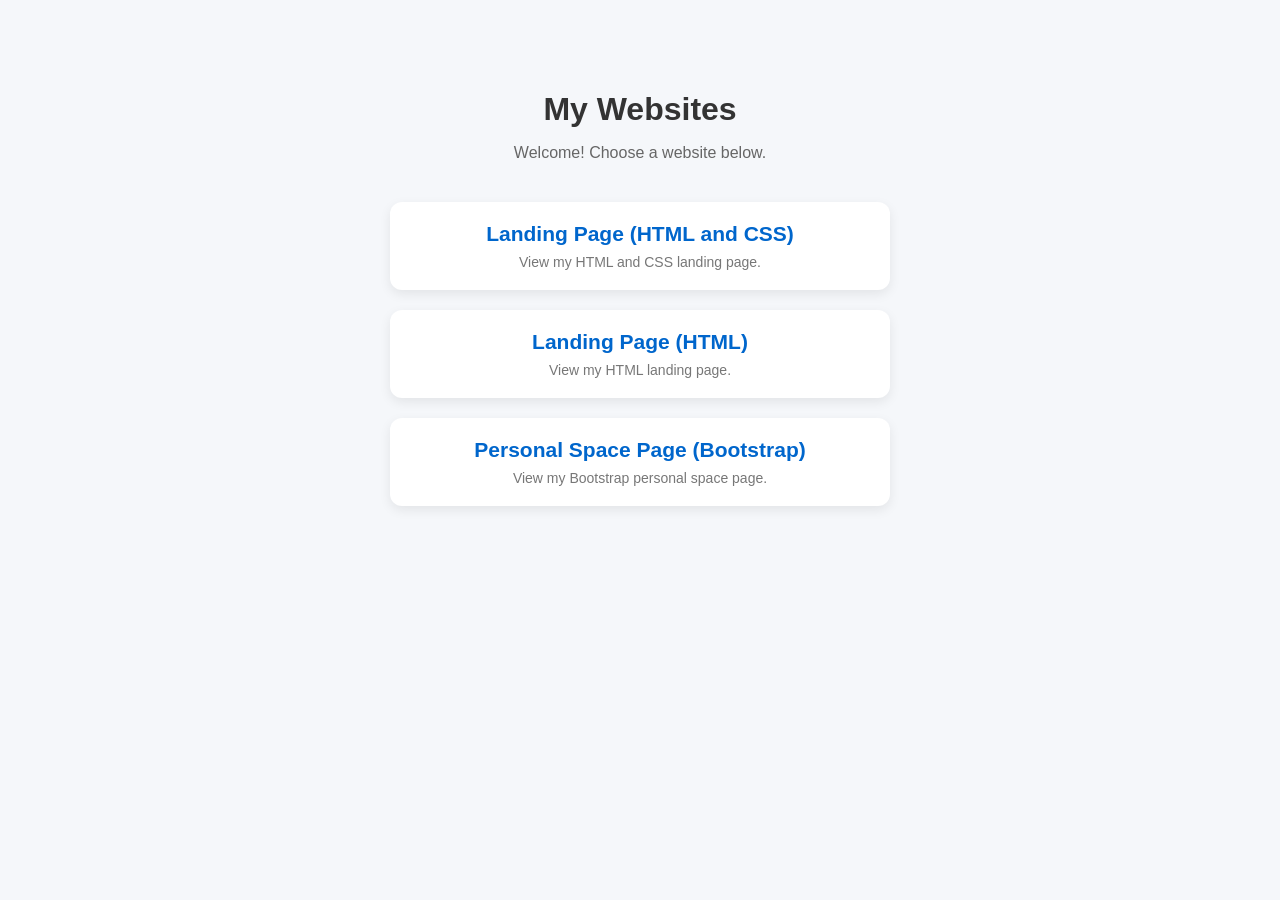
<file: index.html>
<!DOCTYPE html>
<html lang="en">
<head>
    <meta charset="UTF-8">
    <meta name="viewport" content="width=device-width, initial-scale=1.0">

    <title>My Websites</title>

    <style>
        * {
            box-sizing: border-box;
        }

        body {
            margin: 0;
            font-family: Arial, sans-serif;
            background: #f5f7fa;
            color: #333;
            text-align: center;
        }

        .container {
            max-width: 700px;
            margin: 0 auto;
            padding: 70px 20px;
        }

        h1 {
            margin-bottom: 10px;
            font-size: 32px;
        }

        p {
            color: #666;
            margin-bottom: 40px;
        }

        .website {
            display: block;
            margin: 20px auto;
            padding: 20px;
            max-width: 500px;
            background: white;
            border-radius: 12px;
            text-decoration: none;
            color: #333;
            box-shadow: 0 4px 12px rgba(0, 0, 0, 0.08);
            transition: transform 0.2s, box-shadow 0.2s;
        }

        .website:hover {
            transform: translateY(-3px);
            box-shadow: 0 7px 18px rgba(0, 0, 0, 0.15);
        }

        .website h2 {
            margin: 0 0 8px;
            font-size: 21px;
            color: #0066cc;
        }

        .website p {
            margin: 0;
            color: #777;
            font-size: 14px;
        }
    </style>
</head>

<body>

    <div class="container">

        <h1>My Websites</h1>
        <p>Welcome! Choose a website below.</p>


        <a class="website"
           href="landing%20page%20(HTML%20and%20CSS)/index.html">

            <h2>Landing Page (HTML and CSS)</h2>
            <p>View my HTML and CSS landing page.</p>

        </a>

        <a class="website"
           href="landing%20page%20(HTML)/index.html">

            <h2>Landing Page (HTML)</h2>
            <p>View my HTML landing page.</p>

        </a>

        <a class="website"
           href="personal%20space%20page%20(Bootstrap)/index.html">

            <h2>Personal Space Page (Bootstrap)</h2>
            <p>View my Bootstrap personal space page.</p>

        </a>

    </div>

</body>
</html>
</file>
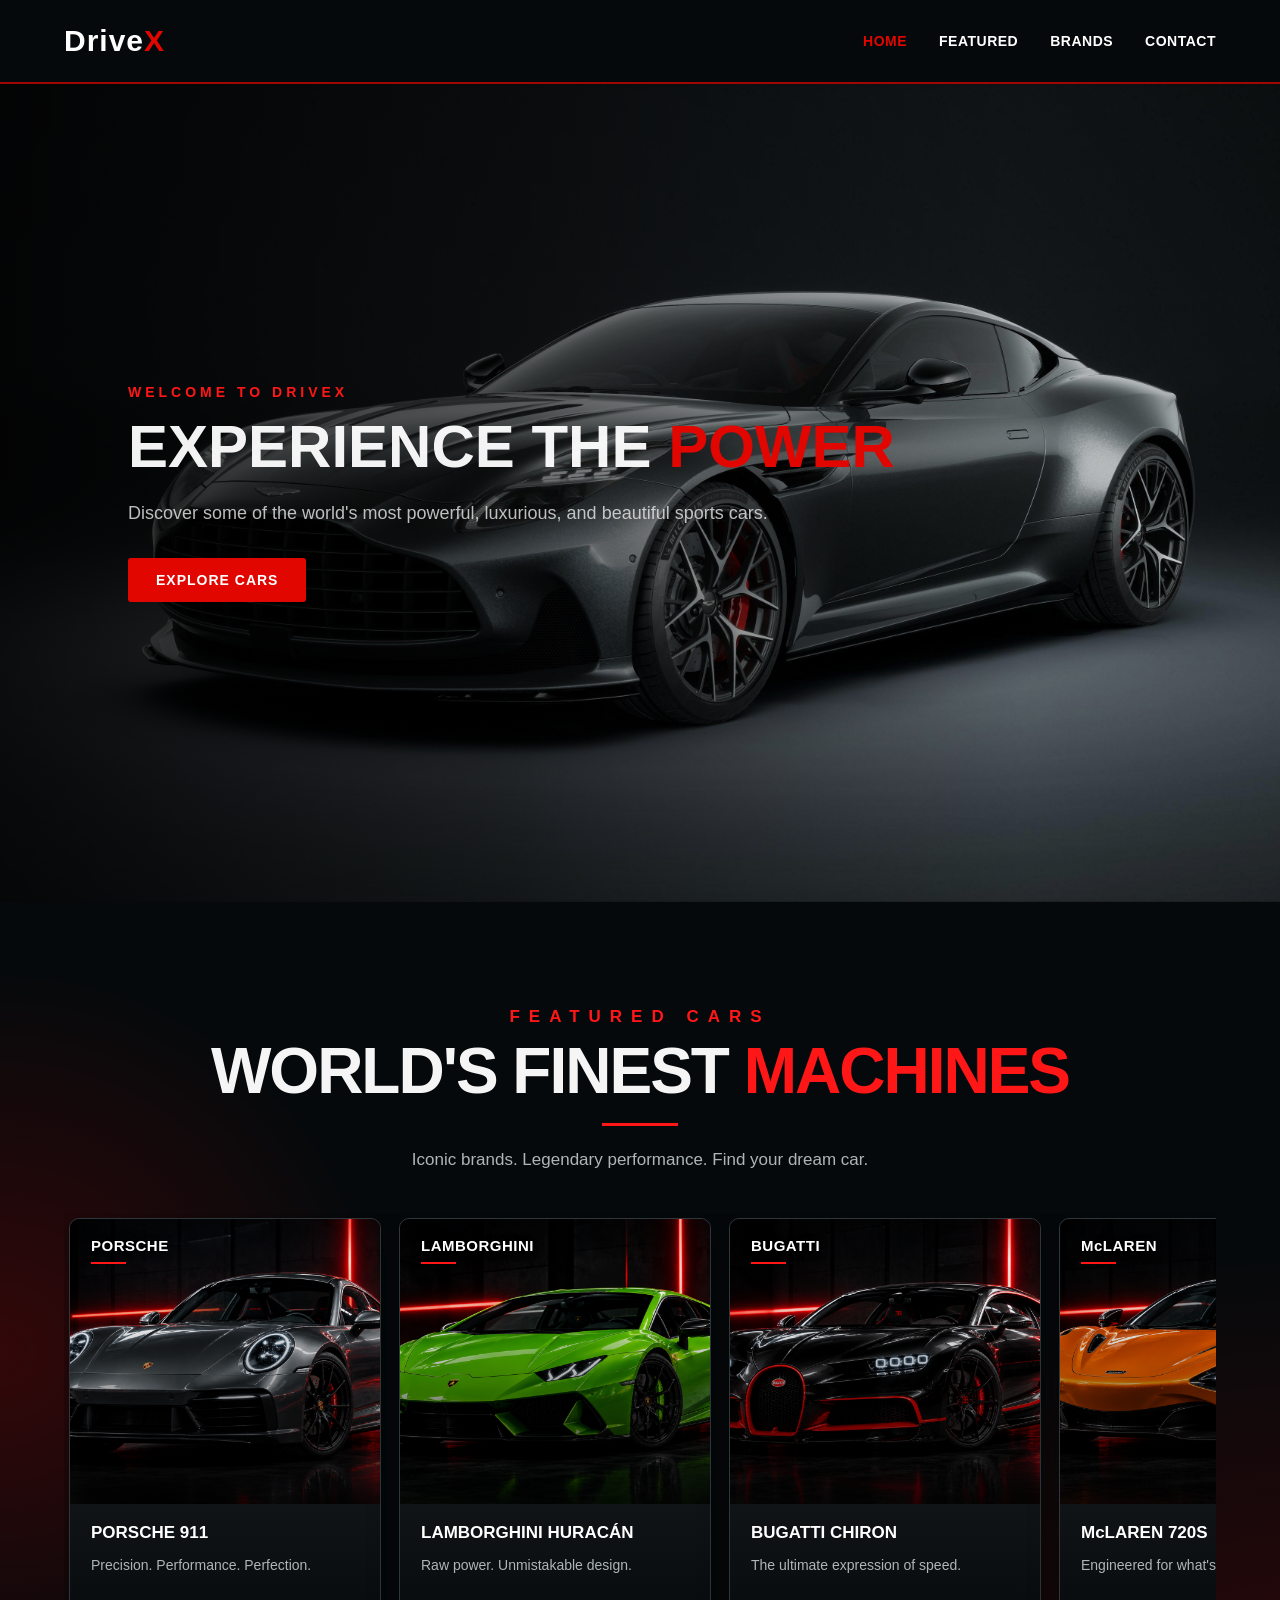
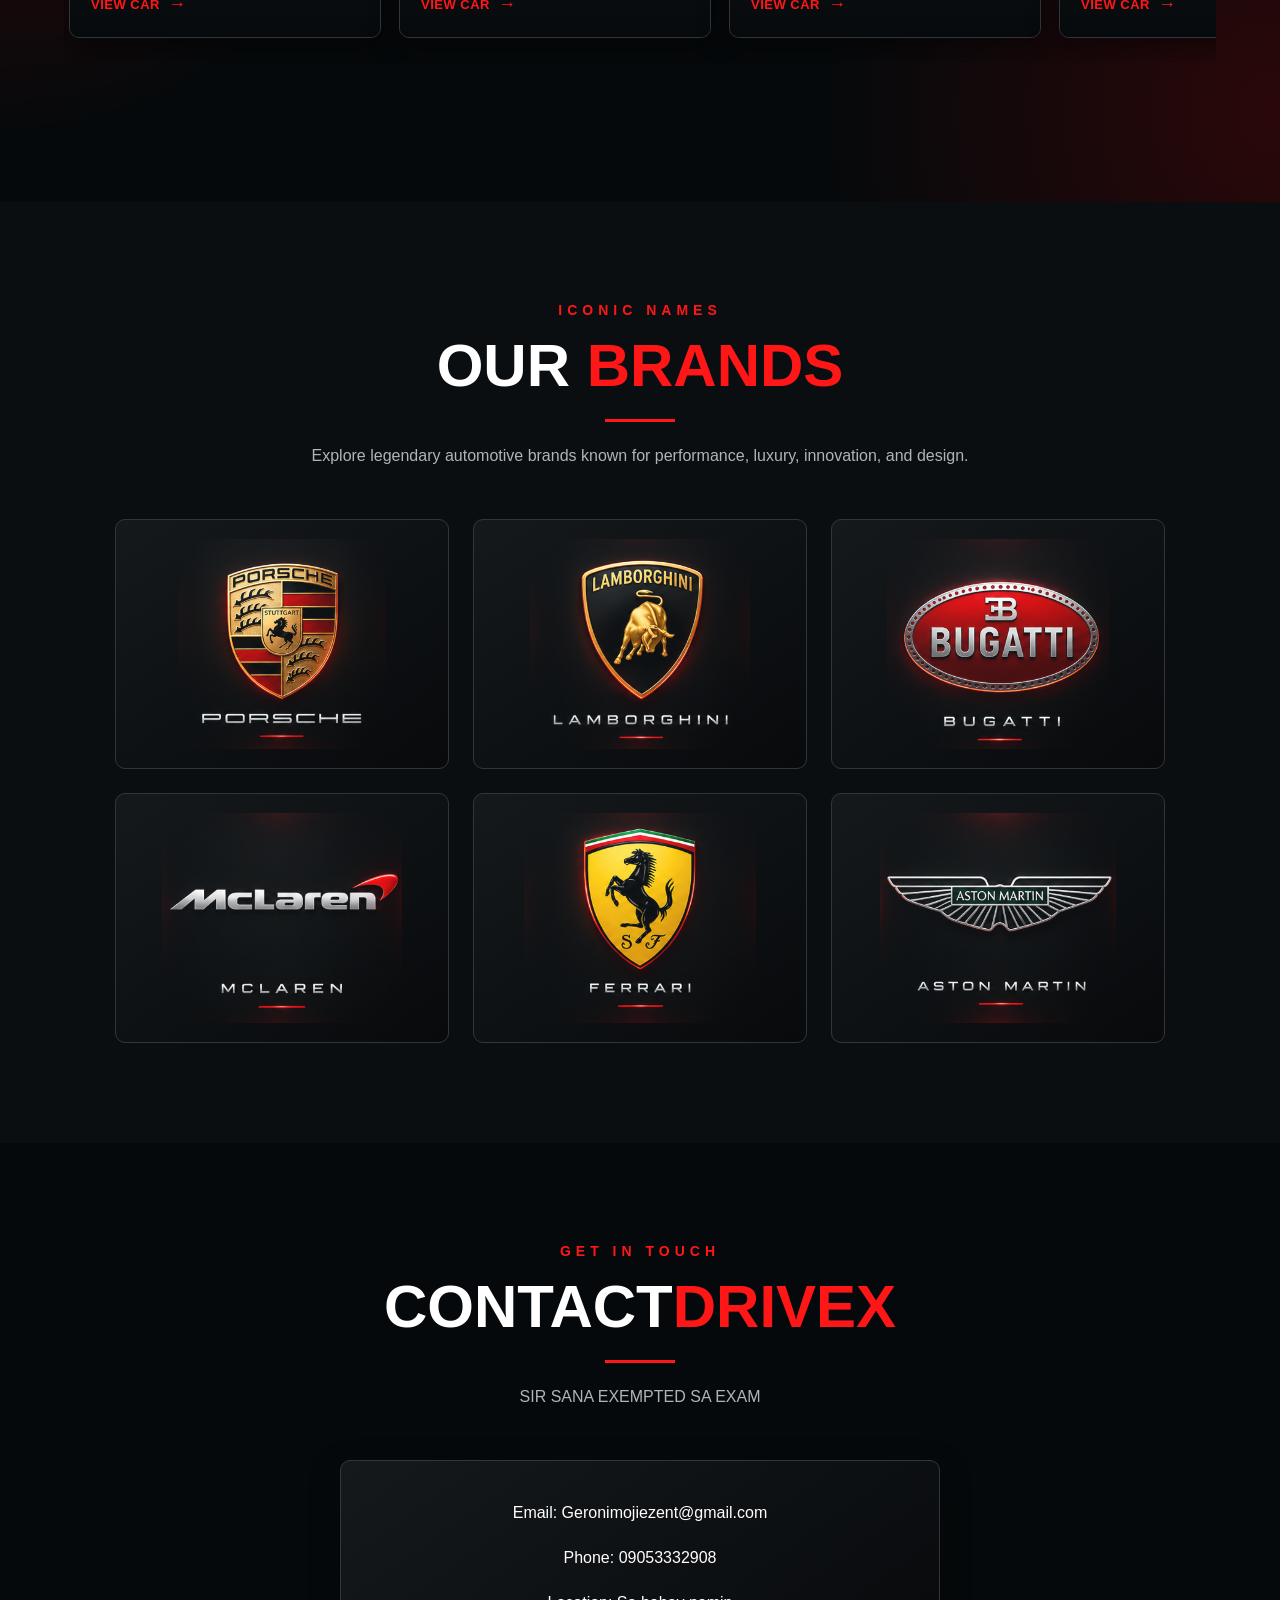
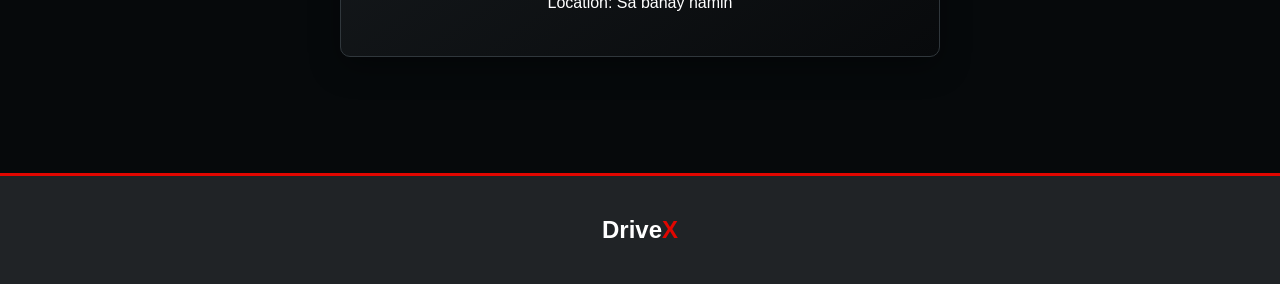
<file: landing page (HTML and CSS)/index.html>
<!DOCTYPE html>

<html lang="en">

<head>
    <meta charset="UTF-8">
    <meta name="viewport" content="width=device-width, initial-scale=1.0">

    <title>DriveX | Home</title>

    <link rel="stylesheet" href="style.css">

</head>

<body>
    <!--NAVIGATION-->
    <header>

        <nav class="navbar">

            <h2 class="logo">
                Drive<span>X</span>
            </h2>

            <div class="nav-links">

                <a href="#home" class="active">
                    HOME
                </a>

                <a href="#featured">
                    FEATURED
                </a>

                <a href="#brands">
                    BRANDS
                </a>

                <a href="#contact">
                    CONTACT
                </a>

            </div>

        </nav>

    </header>



    <!--HOME-->

    <section class="hero" id="home">

        <div class="hero-content">

            <p class="small-title">
                WELCOME TO DRIVEX
            </p>

            <h1>
                EXPERIENCE THE
                <span>POWER</span>
            </h1>

            <p>
                Discover some of the world's most powerful,
                luxurious, and beautiful sports cars.
            </p>

            <a href="#featured" class="button">
                EXPLORE CARS
            </a>

        </div>

    </section>



    <!--FEATURED CARS SECTION-->

    <section class="featured" id="featured">

        <div class="featured-header">

            <p class="featured-label">
                FEATURED CARS
            </p>

            <h2>
                WORLD'S FINEST
                <span>MACHINES</span>
            </h2>

            <div class="featured-line"></div>

            <p class="featured-description">
                Iconic brands. Legendary performance.
                Find your dream car.
            </p>

        </div>


        <!--CARDS-->
        <div class="cars-container">

            <div class="car-card">

                <div class="car-image">

                    <img src="images/porche 911.png" alt="Porsche 911">

                    <div class="brand-name">
                        PORSCHE
                    </div>

                </div>

                <div class="car-info">

                    <h3>
                        PORSCHE 911
                    </h3>

                    <p>
                        Precision. Performance. Perfection.
                    </p>

                    <a href="#featured">
                        VIEW CAR
                        <span>→</span>
                    </a>

                </div>

            </div>


            <div class="car-card">

                <div class="car-image">

                    <img src="images/Labmo.png" alt="Lamborghini Huracan">

                    <div class="brand-name">
                        LAMBORGHINI
                    </div>

                </div>

                <div class="car-info">

                    <h3>
                        LAMBORGHINI HURACÁN
                    </h3>

                    <p>
                        Raw power. Unmistakable design.
                    </p>

                    <a href="#featured">
                        VIEW CAR
                        <span>→</span>
                    </a>

                </div>

            </div>


            <div class="car-card">

                <div class="car-image">

                    <img src="images/bugatti.png" alt="Bugatti Chiron">

                    <div class="brand-name">
                        BUGATTI
                    </div>

                </div>

                <div class="car-info">

                    <h3>
                        BUGATTI CHIRON
                    </h3>

                    <p>
                        The ultimate expression of speed.
                    </p>

                    <a href="#featured">
                        VIEW CAR
                        <span>→</span>
                    </a>

                </div>

            </div>

            <div class="car-card">

                <div class="car-image">

                    <img src="images/Mclaren.png" alt="McLaren 720S">

                    <div class="brand-name">
                        McLAREN
                    </div>

                </div>

                <div class="car-info">

                    <h3>
                        McLAREN 720S
                    </h3>

                    <p>
                        Engineered for what's next.
                    </p>

                    <a href="#featured">
                        VIEW CAR
                        <span>→</span>
                    </a>

                </div>

            </div>

            <div class="car-card">

                <div class="car-image">

                    <img src="images/ferrari.png" alt="Ferrari SF90 Stradale">

                    <div class="brand-name">
                        FERRARI
                    </div>

                </div>

                <div class="car-info">

                    <h3>
                        FERRARI SF90 STRADALE
                    </h3>

                    <p>
                        Tradition meets innovation.
                    </p>

                    <a href="#featured">
                        VIEW CAR
                        <span>→</span>
                    </a>

                </div>

            </div>

            <div class="car-card">

                <div class="car-image">
                    <img src="images/aston_martin.png" alt="Aston Martin DB11">

                    <div class="brand-name">
                        ASTON MARTIN
                    </div>
                </div>

                <div class="car-info">

                    <h3>
                        ASTON MARTIN DB11
                    </h3>

                    <p>
                        Luxury. Power. Elegance.
                    </p>

                    <a href="#featured">
                        VIEW CAR
                        <span>→</span>
                    </a>

                </div>
            </div>

        </div>

    </section>

    <!--BRANDS SECTION-->
    <section class="brands-section" id="brands">

        <div class="section-header">

            <p>ICONIC NAMES</p>

            <h2>OUR <span>BRANDS</span></h2>

            <div class="section-line"></div>

            <p class="section-description">
                Explore legendary automotive brands known for
                performance, luxury, innovation, and design.
            </p>
        </div>


        <div class="brands-container">

            <div class="brand-box">
                <img src="images/por_logo.png" alt="Porsche Logo">
            </div>

            <div class="brand-box">
                <img src="images/lam_logo.png" alt="Lamborghini Logo">
            </div>

            <div class="brand-box">
                <img src="images/bug_logo.png" alt="Bugatti Logo">
            </div>

            <div class="brand-box">
                <img src="images/Mc_logo.png" alt="McLaren Logo">
            </div>

            <div class="brand-box">
                <img src="images/fer_logo.png" alt="Ferrari Logo">
            </div>

            <div class="brand-box">
                <img src="images/ast_logo.png" alt="Aston Martin Logo">
            </div>
        </div>

    </section>


    <!--CONTACT SECTION-->
    <section class="contact-section" id="contact">

        <div class="section-header">

            <p>GET IN TOUCH</p>

            <h2>CONTACT<span>DRIVEX</span></h2>

            <div class="section-line"></div>

            <p class="section-description">
               SIR SANA EXEMPTED SA EXAM
            </p>

        </div>


        <div class="contact-info">

            <p>Email: Geronimojiezent@gmail.com</p>

            <p>Phone: 09053332908</p>

            <p>Location: Sa bahay namin</p>

        </div>
    </section>

    <!--FOOTER-->
    <footer>

        <h2>
            Drive<span>X</span>
        </h2>

    </footer>


</body>

</html>
</file>
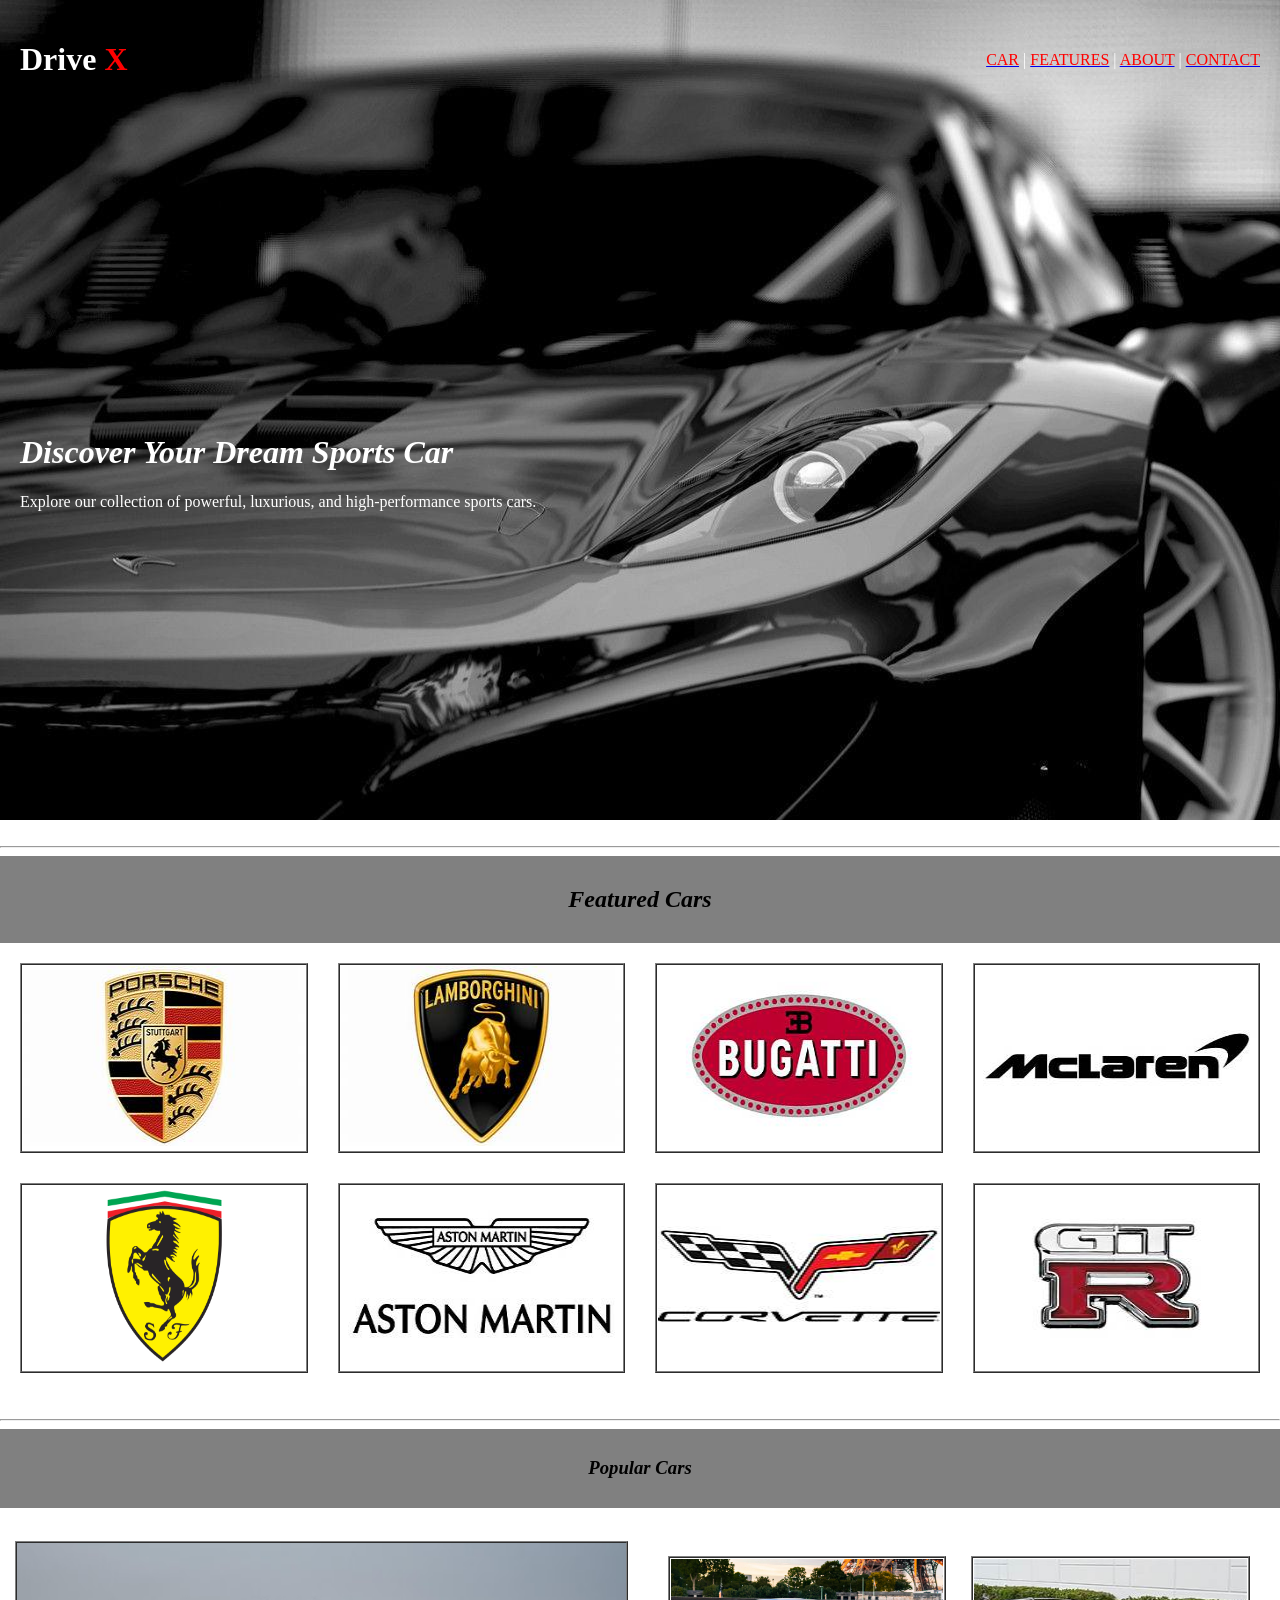
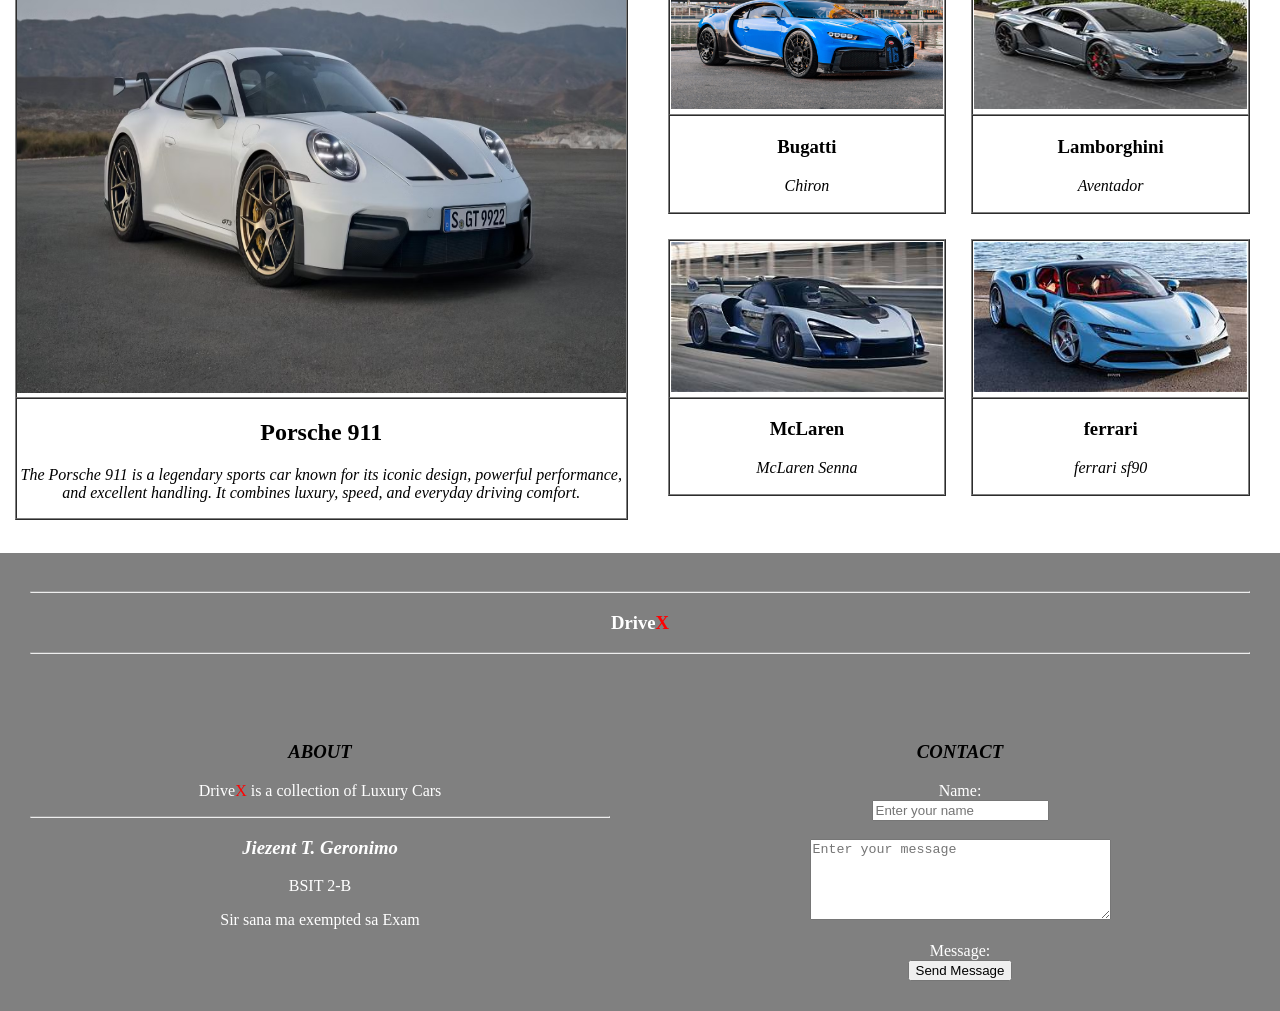
<file: landing page (HTML)/index.html>
<!DOCTYPE html>
<html lang="en">

<head>
    <meta charset="UTF-8">
    <meta name="viewport" content="width=device-width, initial-scale=1.0">
    <title>DriveX</title>
</head>

<body marginwidth="0" marginheight="0">

    <table width="100%" height="100%" background="picture/BG/Frontpage.jpg" cellpadding="20" cellspacing="0" border="0">

        <tr>

            <td width="50%">
                <h1>
                    <font color="white">Drive</font>
                    <font color="red"><strong>X</strong></font>
                </h1>
            </td>

            <td width="60%" align="right">

                <font color="white">

                    <a href="#car"><font color="red">CAR</font></a> |
                    <a href="#features"><font color="red">FEATURES</font></a> |
                    <a href="#about"><font color="red">ABOUT</font></a> |
                    <a href="#contact"><font color="red">CONTACT</font></a>

                </font>

            </td>

        <tr height="700">

            <td colspan="2" valign="middle">

                <font color="white">

                    <h1>
                        <i>Discover Your Dream Sports Car</i>
                    </h1>

                    <p>
                        Explore our collection of powerful,
                        luxurious, and high-performance sports cars.
                    </p>

                </font>

            </td>

        </tr>

    </table>

    
    <br>
    <hr>

    <!-- FEATURED CARS -->
    <section id="features">

        <table width="100%" cellpadding="10" cellspacing="0">

            <tr>
                <td align="center" bgcolor="grey">
                    <h1><i>Featured Cars</i></h1>
                </td>
            </tr>

        </table>

        <table width="100%" cellpadding="10" cellspacing="10">

            <tr>

                <!--Porsche-->
                <td width="25%" align="center">
                    <table width="100%" border="1" cellspacing="0">
                        <tr>
                            <td align="center">
                                <img src="picture/Car/porsche.jpe" width="100%" height="180">
                            </td>
                        </tr>
                    </table>
                </td>

                <!-- LAMBORGHINI -->
                <td width="25%" align="center">
                    <table width="100%" border="1" cellspacing="0">
                        <tr>
                            <td align="center">
                                <img src="picture/Car/lamborghini.jpe" width="100%" height="180">
                            </td>
                        </tr>
                    </table>
                </td>

                <!-- BUGATTI -->
                <td width="25%" align="center">
                    <table width="100%" border="1" cellspacing="0">
                        <tr>
                            <td align="center">
                                <img src="picture/Car/bugatti.jpe" width="100%" height="180">
                            </td>
                        </tr>
                    </table>
                </td>

                <!-- MCLAREN -->
                <td width="25%" align="center">
                    <table width="100%" border="1" cellspacing="0">
                        <tr>
                            <td align="center">
                                <img src="picture/Car/mclaren.jpe" width="100%" height="180">
                            </td>
                        </tr>
                    </table>
                </td>

            </tr>

            <tr>
                 
                <!--Ferrari-->
                <td width="25%" align="center">
                    <table width="100%" border="1" cellspacing="0">
                        <tr>
                            <td align="center">
                                <img src="picture/Car/ferrari.png"width="100%" height="180">
                            </td>
                        </tr>
                    </table>
                </td>

                <!--Aston Martin-->
                <td width="25%" align="center">
                    <table width="100%" border="1" cellspacing="0">
                        <tr>
                            <td align="center">
                                <img src= "picture/Car/aston_martin.jpe"width="100%" height="180">
                            </td>
                        </tr>
                    </table>
                </td>

                <!--Chevrolet Corvette-->
                <td width="25%" align="center">
                    <table width="100%" border="1" cellspacing="0">
                        <tr>
                            <td align="center">
                                <img src="picture/Car/Chevrolet_Corvette.jpe"width="100%" height="180">
                            </td>
                        </tr>
                    </table>
                </td>

                <!---Nissan-->
                <td width="25%" align="center">
                    <table width="100%" border="1" cellspacing="0">
                        <tr>
                            <td align="center">
                                <img src="picture/Car/Nissan.jpe"width="100%" height="180">
                            </td>
                        </tr>
                    </table>
                </td>

            </tr>



        </table>
    <br>
    <hr>
    <!--Popular Cars-->
    <section id="car">

        <table  width="100%" cellpadding="10" cellspacing="0">
            <tr>
                <td  align="center" bgcolor="grey">
                    <h1><i>Popular Cars</i></h1>
                </td>
            </tr>
        </table>

        <br>

        <table width="100%" cellpadding="10" cellspacing="5">

            <tr>

                <!-- LARGE FEATURED CAR -->
                <td width="50%" valign="top">

                    <table width="100%" border="1" cellspacing="0" cellpadding="0">

                        <tr>
                            <td align="center">
                                <img src="picture/Car/porsche_911.avif" width="100%" height="450">
                            </td>
                        </tr>

                        <tr>
                            <td align ="center">

                                <h2>Porsche 911</h2>
                                <p>
                                    <i>The Porsche 911 is a legendary sports car known for its iconic design,
                                    powerful performance, and excellent handling. It combines luxury, speed,
                                    and everyday driving comfort.</i>
   
                                </p>

                            </td>
                        </tr>

                    </table>

                </td>


                <!-- FOUR SMALL CARS -->
                <td width="50%" valign="top">

                    <table width="100%" cellpadding="10" cellspacing="5">

                        <!-- TOP TWO -->
                        <tr>

                            <td width="50%" valign="top">

                                <table width="100%" border="1" cellspacing="0">

                                    <tr>
                                        <td align="center">

                                            <img src="picture/Car/bugatti_chiron.jpg" width="100%" height="150">

                                        </td>
                                    </tr>

                                    <tr>
                                        <td align="center">

                                            <h3>Bugatti</h3>

                                            <p>
                                                <i>Chiron</i>
                                            </p>

                                        </td>
                                    </tr>

                                </table>

                            </td>


                            <td width="50%" valign="top">

                                <table width="100%" border="1" cellspacing="0">

                                    <tr>
                                        <td align="center">

                                            <img src="picture/Car/lamborghini_avantador.jpe" width="100%" height="150">

                                        </td>
                                    </tr>

                                    <tr>
                                        <td align="center">

                                            <h3>Lamborghini</h3>

                                            <p>
                                                <i>Aventador</i>
                                            </p>

                                        </td>
                                    </tr>

                                </table>

                            </td>

                        </tr>


                        <!-- BOTTOM TWO -->
                        <tr>

                            <td width="50%" valign="top">

                                <table width="100%" border="1" cellspacing="0">

                                    <tr>
                                        <td align="center">

                                            <img src="picture/Car/mclaren_senna.jpe" width="100%" height="150">

                                        </td>
                                    </tr>

                                    <tr>
                                        <td align="center">

                                            <h3>McLaren</h3>

                                            <p>
                                                <i>McLaren Senna</i>
                                            </p>

                                        </td>
                                    </tr>

                                </table>

                            </td>


                            <td width="50%" valign="top">

                                <table width="100%" border="1" cellspacing="0">

                                    <tr>
                                        <td align="center">

                                            <img src="picture/Car/ferrari_sf90.jpg" width="100%" height="150">

                                        </td>
                                    </tr>

                                    <tr>
                                        <td align="center">

                                            <h3>ferrari</h3>

                                            <p>
                                                <i>ferrari sf90</i>
                                            </p>

                                        </td>
                                    </tr>

                                </table>

                            </td>

                        </tr>

                    </table>

                </td>

            </tr>

        </table>

            <br>

    </section>

    <section id="about">

    <table width="100%" bgcolor="gray" cellpadding="30" cellspacing="0">

        <tr>
            <td colspan="2" align="center">

                <font color="white">
                    <hr>
                    <h1>
                        Drive<font color="red">X</font>
                    </h1>
                    <hr>
                </font>

            </td>
        </tr>


        <!-- ABOUT AND CONTACT -->
        <tr>

            <td width="50%" align="center" valign="top">

                <font color="white">
                    <h1>
                        <font color="black"><i>ABOUT</i></font>
                    </h1>

                    <p>
                        Drive<font color="red">X</font> is a collection of Luxury Cars
                    </p>

                     
                    <hr>

                    <h1>
                        <i>Jiezent T. Geronimo</i>
                    </h1>

                    <p>BSIT 2-B</p>

                    <p>
                        Sir sana ma exempted sa Exam
                    </p>
                    
                </font>


            </td>
        
            <td width="65%" align="center" valign="top">

                <font color="white">
                    <h1>
                        <font color="black" ><i>CONTACT</i></font>
                    </h1>

                    <form>

                        <label>Name:</label>
                        <br>
                        <input type="text" placeholder="Enter your name">

                        <br><br>

                        <textarea rows="5" cols="35" placeholder="Enter your message"></textarea>

                        <br><br>

                        <label>Message:</label>
                        <br>
                        <button type="submit">
                            Send Message
                        </button>

                    </form>
                </font>

            </td>

        </tr>

    </table>

    </section>

</body>
</html>
</file>
<file: landing page (HTML and CSS)/style.css>
* {
    margin: 0;
    padding: 0;
    box-sizing: border-box;
}

html {
    scroll-behavior: smooth;
    scroll-padding-top: 82px;
}

body {
    font-family: Arial, sans-serif;
    background-color: #06090b;
    color: #ffffff;
    overflow-x: hidden;
}

a {
    text-decoration: none;
}


/*NAVIGATION*/

header {
    width: 100%;

    background-color: rgba(7, 10, 12, 0.96);

    border-bottom: 2px solid rgba(225, 6, 0, 0.7);

    position: sticky;
    top: 0;

    z-index: 1000;

    backdrop-filter: blur(12px);
    -webkit-backdrop-filter: blur(12px);
}

.navbar {
    width: 100%;
    min-height: 82px;

    display: flex;
    align-items: center;
    justify-content: space-between;

    padding: 0 5%;
}


/* LOGO */

.logo {
    color: #ffffff;

    font-size: 30px;
    font-weight: bold;

    letter-spacing: 1px;
}

.logo span {
    color: #e10600;
}


/* NAV LINKS */

.nav-links {
    display: flex;
    align-items: center;

    gap: 32px;
}

.nav-links a {
    color: #ffffff;

    font-size: 14px;
    font-weight: bold;

    letter-spacing: 0.5px;

    transition: color 0.3s ease;
}

.nav-links a:hover,
.nav-links a.active {
    color: #e10600;
}


/*HERO*/

.hero {
    min-height: calc(100vh - 82px);

    display: flex;
    align-items: center;

    padding: 80px 10%;

    background-image:
        linear-gradient(
            90deg,
            rgba(0, 0, 0, 0.82) 0%,
            rgba(0, 0, 0, 0.58) 40%,
            rgba(0, 0, 0, 0.12) 80%
        ),
        url("images/background.jpe");

    background-size: cover;
    background-position: center;
    background-repeat: no-repeat;
}

.hero-content {
    width: 100%;
    max-width: 800px;
}


/* SMALL TITLE */

.small-title {
    color: #ff1717;

    font-size: 14px;
    font-weight: bold;

    letter-spacing: 4px;

    margin-bottom: 15px;
}


/* MAIN TITLE */

.hero h1 {
    color: rgba(255, 255, 255, 0.95);

    font-size: clamp(40px, 6vw, 60px);
    font-weight: 900;

    line-height: 1.05;

    margin-bottom: 20px;
}

.hero h1 span {
    color: #e10600;
}


/* HERO DESCRIPTION */

.hero p:not(.small-title) {
    max-width: 650px;

    color: rgba(229, 229, 229, 0.82);

    font-size: 18px;

    line-height: 1.7;

    margin-bottom: 30px;
}


/*EXPLORE BUTTON*/

.button {
    display: inline-block;

    padding: 14px 28px;

    background-color: #e10600;

    color: #ffffff;

    border-radius: 3px;

    font-size: 14px;
    font-weight: bold;

    letter-spacing: 1px;

    transition:
        background-color 0.3s ease,
        transform 0.3s ease,
        box-shadow 0.3s ease;
}

.button:hover {
    background-color: #202326;

    color: #ffffff;

    transform: translateY(-3px);

    box-shadow:
        0 8px 20px rgba(0, 0, 0, 0.4);
}


/*FEATURED CARS*/

.featured {
    min-height: 100vh;

    padding: 105px 5% 70px;

    position: relative;

    overflow: hidden;

    background:
        radial-gradient(
            circle at 0% 50%,
            rgba(255, 0, 0, 0.18),
            transparent 28%
        ),

        radial-gradient(
            circle at 100% 90%,
            rgba(255, 0, 0, 0.15),
            transparent 30%
        ),

        #06090b;
}


/*FEATURED HEADER*/
.featured-header {
    max-width: 900px;
    margin: 0 auto 40px;
    text-align: center;
}

.featured-label {
    color: #ff1717;

    font-size: 17px;
    font-weight: 900;

    letter-spacing: 9px;

    margin-bottom: 12px;
}

.featured-header h2 {
    color: #f5f5f5;

    font-size: clamp(38px, 5vw, 72px);
    font-weight: 900;

    line-height: 1;
    letter-spacing: -2px;
}

.featured-header h2 span {
    color: #ff1717;
}

.featured-line {
    width: 76px;
    height: 3px;

    background-color: #ff1717;

    margin: 20px auto;
}

.featured-description {
    color: #aeb5ba;
    font-size: 17px;
    line-height: 1.6;
}


/*CAR CONTAINER*/
.cars-container {
    width: 100%;
    display: flex;

    flex-direction: row;
    flex-wrap: nowrap;

    gap: 18px;

    overflow-x: auto;
    overflow-y: hidden;

    padding: 5px 5px 25px;
    scroll-behavior: smooth;
    scrollbar-width: none;
    -webkit-overflow-scrolling: touch;
}

.cars-container::-webkit-scrollbar {
    display: none;
}


/*CAR CARD*/
.car-card {
    flex: 0 0 312px;

    width: 312px;
    min-width: 312px;

    background:
        linear-gradient(
            145deg,
            rgba(19, 23, 26, 0.98),
            rgba(5, 8, 10, 0.98)
        );

    border: 1px solid #30373c;
    border-radius: 10px;
    overflow: hidden;

    box-shadow:
        0 10px 30px rgba(0, 0, 0, 0.45);

    transition:
        transform 0.3s ease,
        border-color 0.3s ease,
        box-shadow 0.3s ease;
}

.car-card:hover {
    transform: translateY(-8px);

    border-color: #ff1717;

    box-shadow:
        0 20px 45px rgba(0, 0, 0, 0.6),
        0 0 20px rgba(255, 0, 0, 0.08);
}


/*CAR IMAGE*/
.car-image {
    position: relative;

    width: 100%;
    height: 285px;

    overflow: hidden;

    background-color: #080a0c;
}

.car-image img {
    width: 100%;
    height: 100%;

    display: block;

    object-fit: cover;
    object-position: center;

    transition: transform 0.6s ease;
}

.car-card:hover .car-image img {
    transform: scale(1.07);
}


/*IMAGE DARK OVERLAY*/
.car-image::after {
    content: "";

    position: absolute;

    inset: 0;

    background:
        linear-gradient(
            to bottom,
            rgba(0, 0, 0, 0.05) 35%,
            rgba(0, 0, 0, 0.85) 100%
        );

    pointer-events: none;
}


/*BRAND NAME ON CAR IMAGE*/
.brand-name {
    position: absolute;
    top: 18px;
    left: 21px;
    z-index: 2;
    color: #ffffff;

    font-size: 15px;
    font-weight: 900;

    letter-spacing: 0.5px;
    text-shadow:
        0 2px 8px rgba(0, 0, 0, 0.9);
}

.brand-name::after {
    content: "";
    display: block;

    width: 35px;
    height: 2px;

    background-color: #ff1717;
    margin-top: 8px;
}

/*CAR INFORMATION*/
.car-info {
    padding: 18px 21px 22px;

    background:
        linear-gradient(
            180deg,
            #101416,
            #070a0c
        );
}

.car-info h3 {
    color: #ffffff;
    font-size: 17px;
    font-weight: 900;
    line-height: 1.3;
}

.car-info p {
    color: #aeb5ba;
    font-size: 14px;
    line-height: 1.5;
    margin: 11px 0 18px;
}

/*VIEW CAR*/
.car-info a {
    display: inline-flex;
    align-items: center;
    gap: 8px;
    color: #ff1717;

    font-size: 13px;
    font-weight: 900;

    letter-spacing: 0.5px;
    transition: color 0.3s ease;
}

.car-info a span {
    font-size: 18px;
    transition: transform 0.3s ease;
}

.car-info a:hover {
    color: #ffffff;
}

.car-info a:hover span {
    transform: translateX(5px);
}

/*GENERAL SECTION STYLES*/
.brands-section,
.contact-section {
    min-height: 70vh;
    padding: 100px 5%;
    text-align: center;
}

/* BRANDS */
.brands-section {
    background-color: #0b0e10;
}

/* CONTACT */
.contact-section {
    background-color: #06090b;
}


/*SECTION HEADER*/
.section-header {
    max-width: 900px;
    margin: 0 auto 50px;
}

.section-header > p:first-child {
    color: #ff1717;
    font-size: 14px;
    font-weight: 900;
    letter-spacing: 5px;
    margin-bottom: 15px;
}

.section-header h2 {
    color: #ffffff;
    font-size: clamp(35px, 5vw, 60px);
    font-weight: 900;
    line-height: 1.1;
}

.section-header h2 span {
    color: #ff1717;
}

.section-line {
    width: 70px;
    height: 3px;
    background-color: #ff1717;
    margin: 20px auto;
}

.section-description {
    max-width: 700px;
    margin: 0 auto;
    color: #aeb5ba;
    font-size: 16px;
    line-height: 1.7;
}

/*BRANDS*/
.brands-container {
    width: 100%;
    max-width: 1050px;
    margin: 0 auto;
    display: grid;
    grid-template-columns: repeat(3, 1fr);
    gap: 24px;
}

/*BRAND BOX*/
.brand-box {
    width: 100%;
    height: 250px;
    padding: 15px;
    display: flex;
    align-items: center;
    justify-content: center;

    background:
        linear-gradient(
            145deg,
            #15191c,
            #080a0c
        );

    border: 1px solid #30373c;
    border-radius: 10px;
    overflow: hidden;
    transition:
        transform 0.3s ease,
        border-color 0.3s ease,
        box-shadow 0.3s ease;
}


/*BRAND LOGOS*/
.brand-box img {
    width: 100%;
    max-width: 260px;
    height: 210px;
    object-fit: contain;
    display: block;
    border: none;
    mix-blend-mode: screen;
    transition:
        transform 0.4s ease,
        filter 0.4s ease;
}

/* brand box hover effect */
.brand-box:hover {
    transform: translateY(-7px);
    border-color: #ff1717;
    box-shadow:
        0 15px 35px rgba(0, 0, 0, 0.55),
        0 0 25px rgba(255, 0, 0, 0.12);
}

.brand-box:hover img {
    transform: scale(1.05);
    filter: brightness(1.15);
}

/*CONTACT INFORMATION*/
.contact-info {
    max-width: 600px;
    margin: 0 auto;
    padding: 30px;
    background:
        linear-gradient(
            145deg,
            #15191c,
            #080a0c
        );

    border: 1px solid #30373c;
    border-radius: 10px;
    box-shadow:
        0 10px 30px rgba(0, 0, 0, 0.35);
}

.contact-info p {
    color: #c2c7ca;
    font-size: 16px;
    line-height: 1.8;
    padding: 8px 0;
}

.contact-info p::first-line {
    color: #ffffff;
}


/*FOOTER*/
footer {
    width: 100%;
    padding: 40px;
    text-align: center;
    background-color: #202326;
    border-top: 3px solid #e10600;
}

footer h2 {
    color: #ffffff;
    font-size: 24px;
}

footer h2 span {
    color: #e10600;
}


/*TABLET*/

@media (max-width: 900px) {

    .navbar {
        padding: 0 4%;
    }

    .nav-links {
        gap: 20px;
    }

    .nav-links a {
        font-size: 13px;
    }

    .hero {
        padding: 70px 8%;
    }

    .hero h1 {
        font-size: 50px;
    }

    .car-card {
        flex: 0 0 300px;

        width: 300px;
        min-width: 300px;
    }

    .car-image {
        height: 275px;
    }

    .brands-container {
        grid-template-columns: repeat(2, 1fr);

        gap: 20px;
    }

    .brand-box {
        height: 230px;
    }

    .brand-box img {
        max-width: 210px;
        height: 190px;
    }
}

/*MOBILE*/
@media (max-width: 768px) {

    .navbar {
        min-height: 75px;

        flex-direction: column;

        justify-content: center;

        gap: 12px;

        padding: 12px 4%;
    }

    .logo {
        font-size: 26px;
    }

    .nav-links {
        gap: 16px;

        flex-wrap: wrap;

        justify-content: center;
    }

    .nav-links a {
        font-size: 12px;
    }


    /* HERO */
    .hero {
        min-height: 75vh;

        padding: 90px 8% 60px;

        background-position: center;
    }

    .small-title {
        font-size: 11px;

        letter-spacing: 3px;
    }

    .hero h1 {
        font-size: 40px;
    }

    .hero p:not(.small-title) {
        font-size: 16px;
    }


    /* FEATURED */
    .featured {
        min-height: auto;

        padding: 80px 20px 55px;
    }

    .featured-label {
        font-size: 12px;

        letter-spacing: 5px;
    }

    .featured-header h2 {
        font-size: 38px;
    }

    .featured-description {
        font-size: 14px;
    }


    /* CARDS */
    .cars-container {
        gap: 15px;
    }

    .car-card {
        flex: 0 0 280px;

        width: 280px;
        min-width: 280px;
    }

    .car-image {
        height: 260px;
    }


    /* BRANDS */
    .brands-section {
        padding: 80px 20px;
    }

    .brands-container {
        grid-template-columns: repeat(2, 1fr);

        gap: 15px;
    }

    .brand-box {
        height: 210px;

        padding: 10px;
    }

    .brand-box img {
        max-width: 180px;

        height: 180px;
    }


    /* CONTACT */

    .contact-section {
        padding: 80px 20px;
    }

    .contact-info {
        padding: 25px 20px;
    }

/*SMALL PHONE*/
@media (max-width: 480px) {

    .navbar {
        padding: 12px 3%;
    }

    .logo {
        font-size: 24px;
    }

    .nav-links {
        gap: 10px;
    }

    .nav-links a {
        font-size: 10px;
    }


    /* HERO */
    .hero {
        min-height: 70vh;

        padding: 80px 8% 50px;
    }

    .hero h1 {
        font-size: 32px;
    }

    .hero p:not(.small-title) {
        font-size: 15px;
    }

    .button {
        padding: 13px 22px;

        font-size: 13px;
    }


    /* FEATURED */
    .featured {
        padding: 70px 15px 50px;
    }

    .featured-label {
        font-size: 10px;

        letter-spacing: 4px;
    }

    .featured-header h2 {
        font-size: 31px;
    }

    .featured-description {
        font-size: 13px;
    }


    /* CARDS */
    .car-card {
        flex: 0 0 270px;

        width: 270px;
        min-width: 270px;
    }

    .car-image {
        height: 245px;
    }

    .car-info {
        padding: 17px 18px 20px;
    }

    .car-info h3 {
        font-size: 16px;
    }

    .car-info p {
        font-size: 13px;
    }


    /* BRANDS */
    .brands-section {
        padding: 70px 15px;
    }

    .brands-container {
        grid-template-columns: 1fr;

        gap: 15px;
    }

    .brand-box {
        height: 220px;
    }

    .brand-box img {
        max-width: 210px;

        height: 195px;
    }


    /* CONTACT */
    .contact-section {
        padding: 70px 15px;
    }

    .section-header h2 {
        font-size: 32px;
    }

    .contact-info p {
        font-size: 14px;
    }


    /* FOOTER */
    footer {
        padding: 30px 20px;
    }
}
}
</file>
